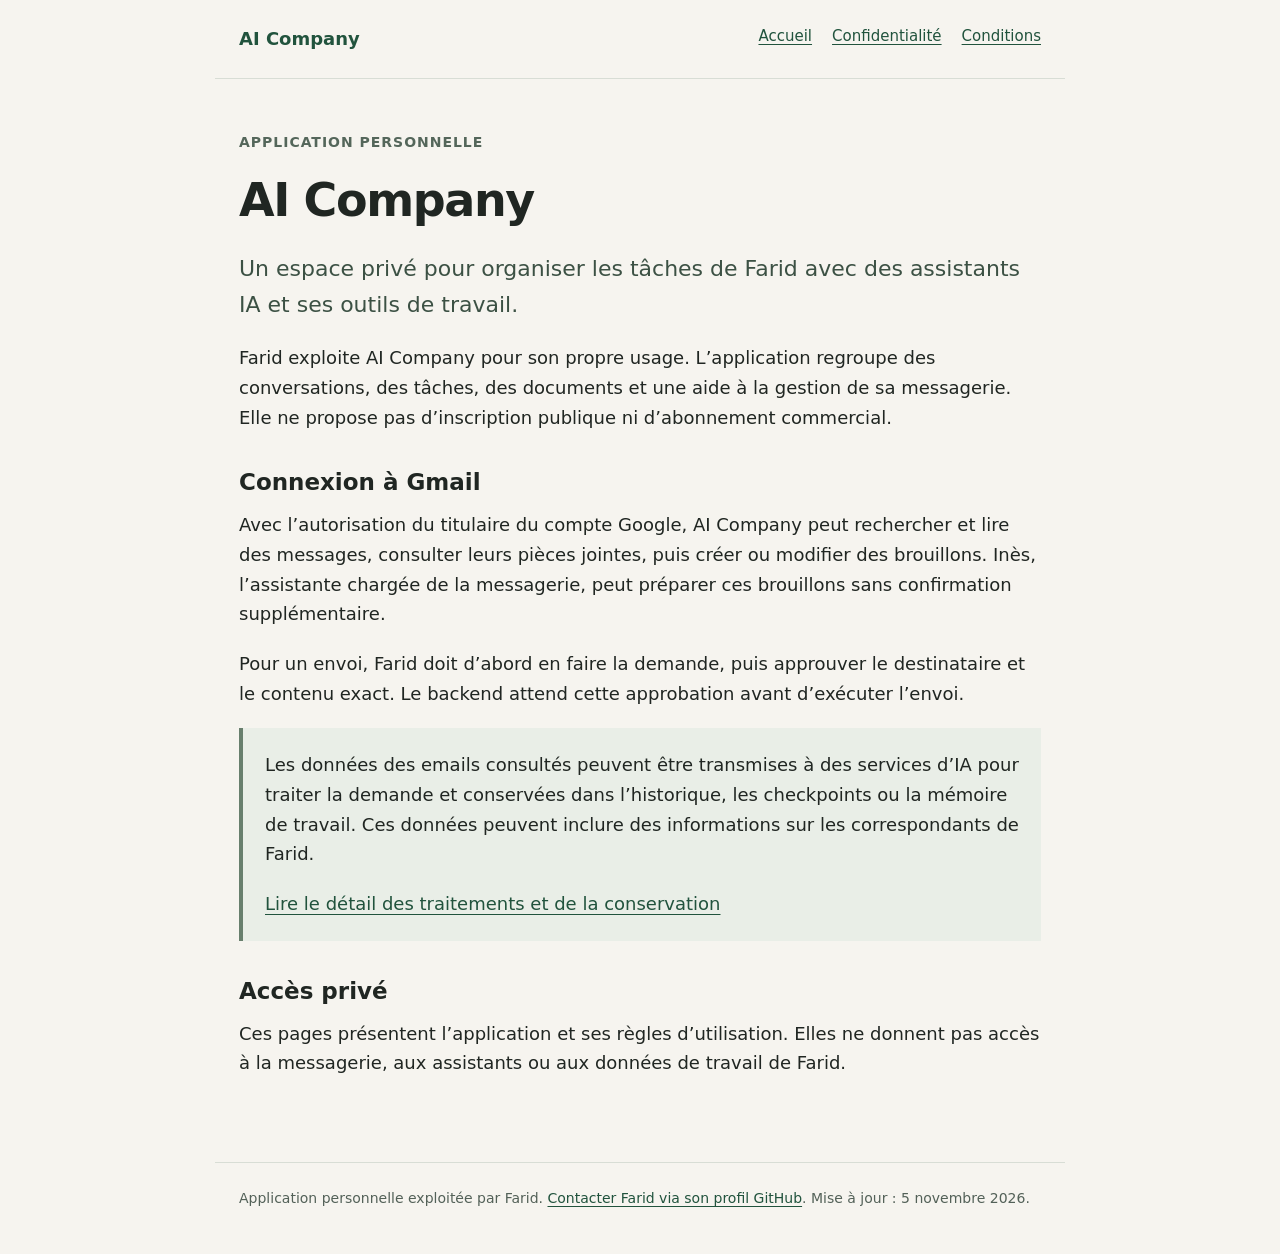
<file: index.html>
<!doctype html>
<html lang="fr">
<head>
<meta charset="utf-8">
<meta name="viewport" content="width=device-width,initial-scale=1">
<meta name="description" content="AI Company, application personnelle de Farid : usage, connexion Gmail et données.">
<title>Accueil · AI Company</title>
<link rel="canonical" href="https://faridhbb.github.io/">
<link rel="stylesheet" href="styles.css">
</head>
<body>
<a class="skip" href="#contenu">Aller au contenu</a>
<header><a class="brand" href="index.html">AI Company</a><nav aria-label="Navigation principale"><a href="index.html">Accueil</a><a href="privacy.html">Confidentialité</a><a href="terms.html">Conditions</a></nav></header>
<main id="contenu"><p class="eyebrow">Application personnelle</p>
<h1>AI Company</h1>
<p class="lead">Un espace privé pour organiser les tâches de Farid avec des assistants IA et ses outils de travail.</p>
<p>Farid exploite AI Company pour son propre usage. L’application regroupe des conversations, des tâches, des documents et une aide à la gestion de sa messagerie. Elle ne propose pas d’inscription publique ni d’abonnement commercial.</p>
<h2>Connexion à Gmail</h2>
<p>Avec l’autorisation du titulaire du compte Google, AI Company peut rechercher et lire des messages, consulter leurs pièces jointes, puis créer ou modifier des brouillons. Inès, l’assistante chargée de la messagerie, peut préparer ces brouillons sans confirmation supplémentaire.</p>
<p>Pour un envoi, Farid doit d’abord en faire la demande, puis approuver le destinataire et le contenu exact. Le backend attend cette approbation avant d’exécuter l’envoi.</p>
<div class="notice"><p>Les données des emails consultés peuvent être transmises à des services d’IA pour traiter la demande et conservées dans l’historique, les checkpoints ou la mémoire de travail. Ces données peuvent inclure des informations sur les correspondants de Farid.</p><a href="privacy.html">Lire le détail des traitements et de la conservation</a></div>
<h2>Accès privé</h2>
<p>Ces pages présentent l’application et ses règles d’utilisation. Elles ne donnent pas accès à la messagerie, aux assistants ou aux données de travail de Farid.</p></main>
<footer><p>Application personnelle exploitée par Farid. <a href="https://github.com/FaridHbb" rel="noreferrer">Contacter Farid via son profil GitHub</a>. Mise à jour : 5 novembre 2026.</p></footer>
</body>
</html>
</file>
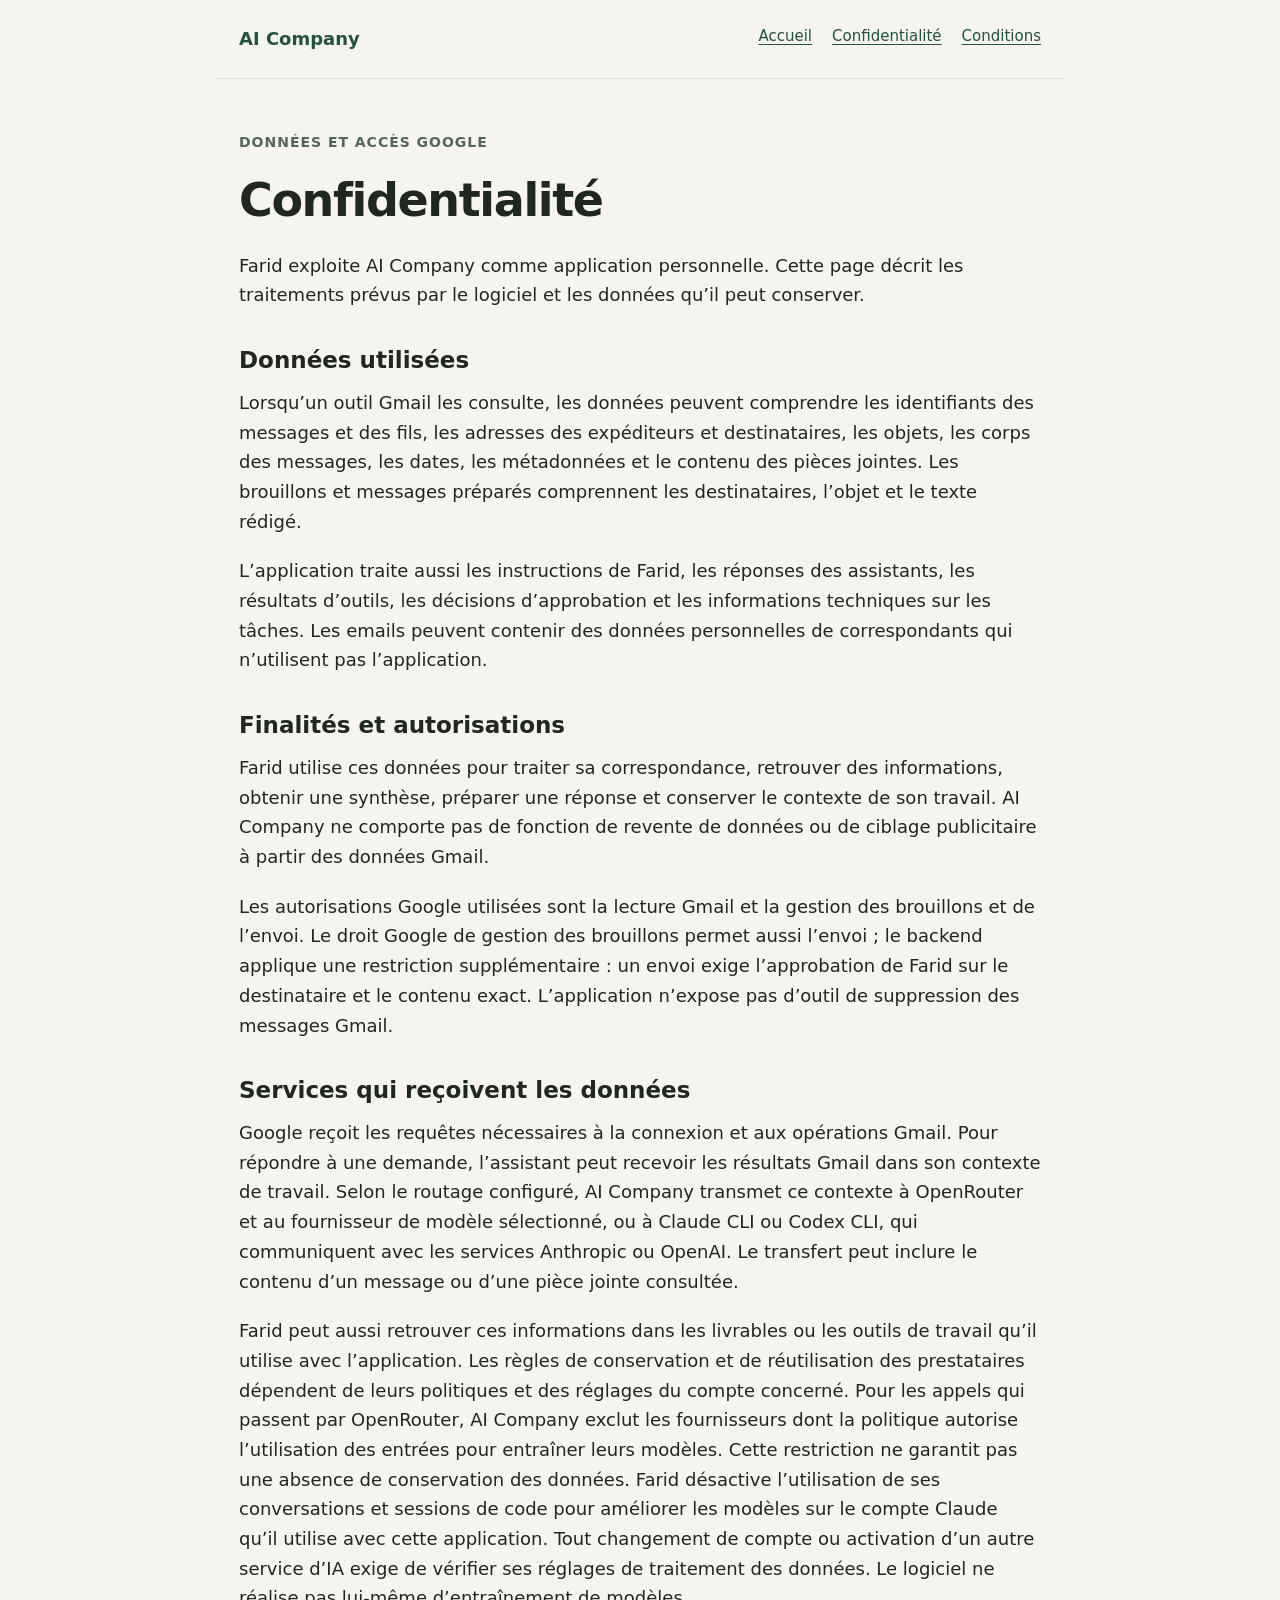
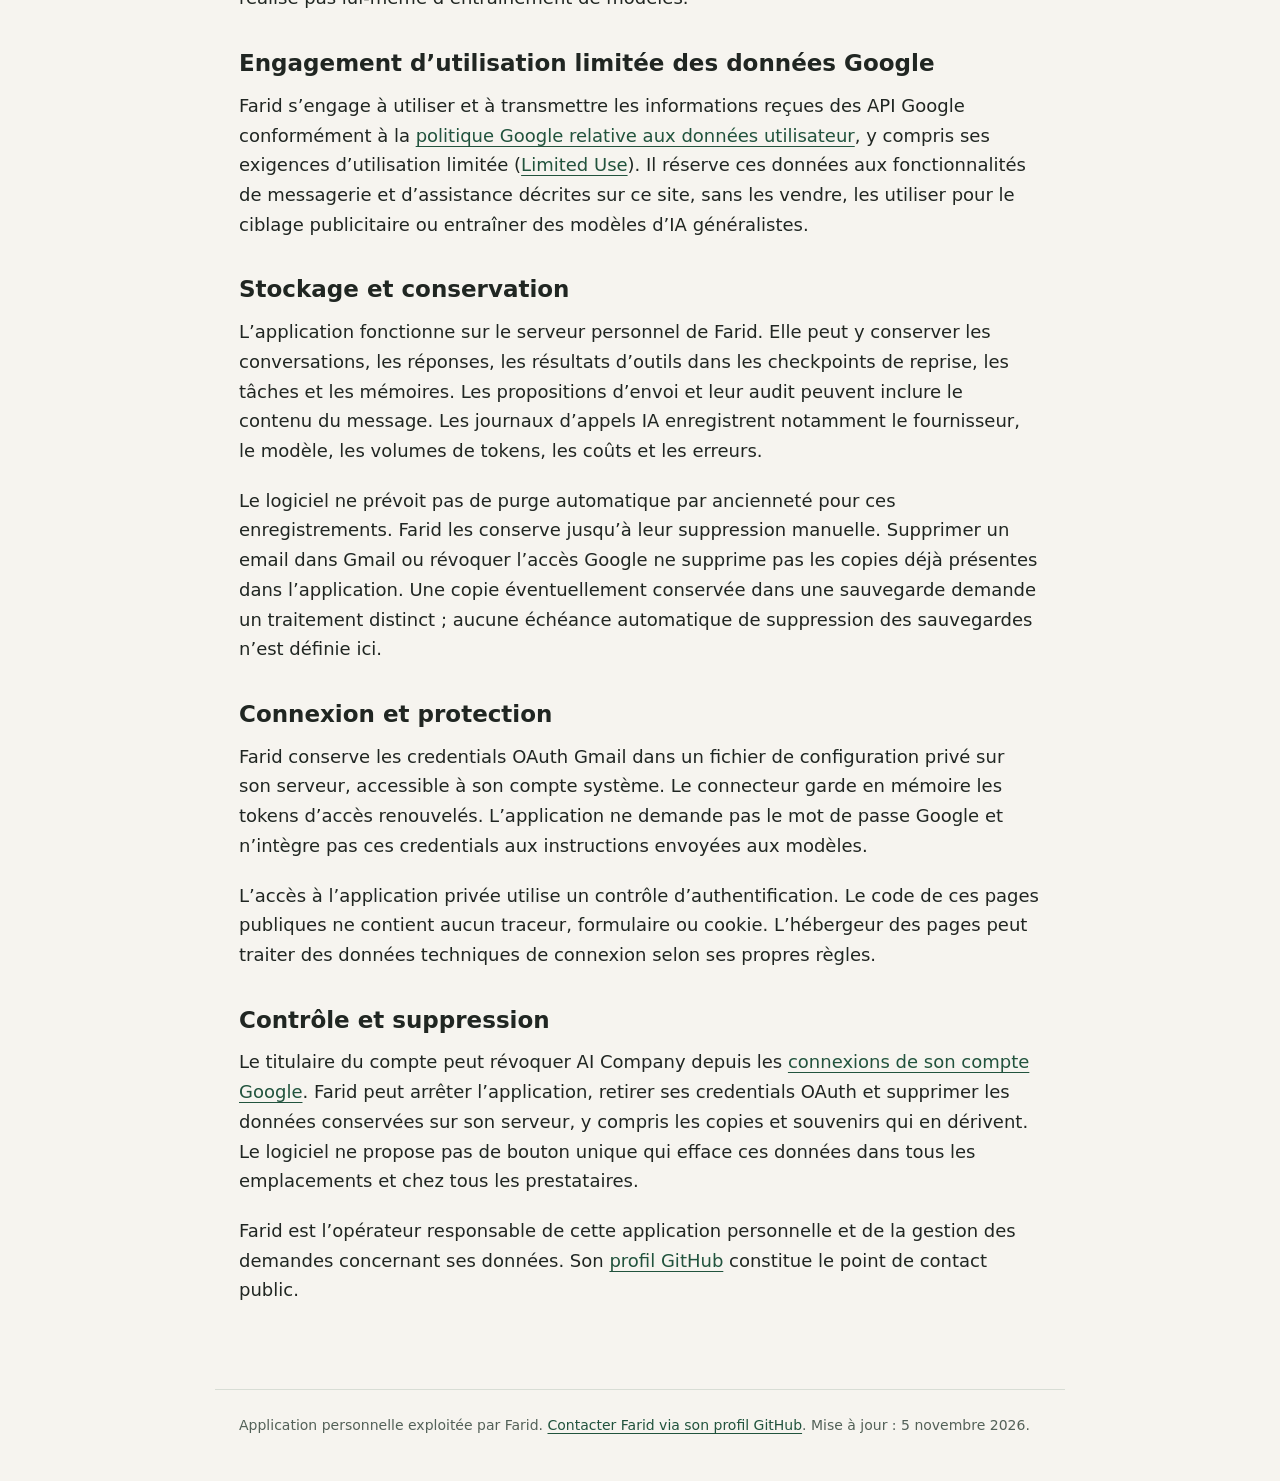
<file: privacy.html>
<!doctype html>
<html lang="fr">
<head>
<meta charset="utf-8">
<meta name="viewport" content="width=device-width,initial-scale=1">
<meta name="description" content="AI Company, application personnelle de Farid : usage, connexion Gmail et données.">
<title>Confidentialité · AI Company</title>
<link rel="canonical" href="https://faridhbb.github.io/privacy.html">
<link rel="stylesheet" href="styles.css">
</head>
<body>
<a class="skip" href="#contenu">Aller au contenu</a>
<header><a class="brand" href="index.html">AI Company</a><nav aria-label="Navigation principale"><a href="index.html">Accueil</a><a href="privacy.html">Confidentialité</a><a href="terms.html">Conditions</a></nav></header>
<main id="contenu"><p class="eyebrow">Données et accès Google</p>
<h1>Confidentialité</h1>
<p>Farid exploite AI Company comme application personnelle. Cette page décrit les traitements prévus par le logiciel et les données qu’il peut conserver.</p>
<h2>Données utilisées</h2>
<p>Lorsqu’un outil Gmail les consulte, les données peuvent comprendre les identifiants des messages et des fils, les adresses des expéditeurs et destinataires, les objets, les corps des messages, les dates, les métadonnées et le contenu des pièces jointes. Les brouillons et messages préparés comprennent les destinataires, l’objet et le texte rédigé.</p>
<p>L’application traite aussi les instructions de Farid, les réponses des assistants, les résultats d’outils, les décisions d’approbation et les informations techniques sur les tâches. Les emails peuvent contenir des données personnelles de correspondants qui n’utilisent pas l’application.</p>
<h2>Finalités et autorisations</h2>
<p>Farid utilise ces données pour traiter sa correspondance, retrouver des informations, obtenir une synthèse, préparer une réponse et conserver le contexte de son travail. AI Company ne comporte pas de fonction de revente de données ou de ciblage publicitaire à partir des données Gmail.</p>
<p>Les autorisations Google utilisées sont la lecture Gmail et la gestion des brouillons et de l’envoi. Le droit Google de gestion des brouillons permet aussi l’envoi ; le backend applique une restriction supplémentaire : un envoi exige l’approbation de Farid sur le destinataire et le contenu exact. L’application n’expose pas d’outil de suppression des messages Gmail.</p>
<h2>Services qui reçoivent les données</h2>
<p>Google reçoit les requêtes nécessaires à la connexion et aux opérations Gmail. Pour répondre à une demande, l’assistant peut recevoir les résultats Gmail dans son contexte de travail. Selon le routage configuré, AI Company transmet ce contexte à OpenRouter et au fournisseur de modèle sélectionné, ou à Claude CLI ou Codex CLI, qui communiquent avec les services Anthropic ou OpenAI. Le transfert peut inclure le contenu d’un message ou d’une pièce jointe consultée.</p>
<p>Farid peut aussi retrouver ces informations dans les livrables ou les outils de travail qu’il utilise avec l’application. Les règles de conservation et de réutilisation des prestataires dépendent de leurs politiques et des réglages du compte concerné. Pour les appels qui passent par OpenRouter, AI Company exclut les fournisseurs dont la politique autorise l’utilisation des entrées pour entraîner leurs modèles. Cette restriction ne garantit pas une absence de conservation des données. Farid désactive l’utilisation de ses conversations et sessions de code pour améliorer les modèles sur le compte Claude qu’il utilise avec cette application. Tout changement de compte ou activation d’un autre service d’IA exige de vérifier ses réglages de traitement des données. Le logiciel ne réalise pas lui-même d’entraînement de modèles.</p>
<h2>Engagement d’utilisation limitée des données Google</h2>
<p>Farid s’engage à utiliser et à transmettre les informations reçues des API Google conformément à la <a href="https://developers.google.com/terms/api-services-user-data-policy" rel="noreferrer">politique Google relative aux données utilisateur</a>, y compris ses exigences d’utilisation limitée (<a href="https://developers.google.com/workspace/workspace-api-user-data-developer-policy#limited-use-of-user-data" rel="noreferrer">Limited Use</a>). Il réserve ces données aux fonctionnalités de messagerie et d’assistance décrites sur ce site, sans les vendre, les utiliser pour le ciblage publicitaire ou entraîner des modèles d’IA généralistes.</p>
<h2>Stockage et conservation</h2>
<p>L’application fonctionne sur le serveur personnel de Farid. Elle peut y conserver les conversations, les réponses, les résultats d’outils dans les checkpoints de reprise, les tâches et les mémoires. Les propositions d’envoi et leur audit peuvent inclure le contenu du message. Les journaux d’appels IA enregistrent notamment le fournisseur, le modèle, les volumes de tokens, les coûts et les erreurs.</p>
<p>Le logiciel ne prévoit pas de purge automatique par ancienneté pour ces enregistrements. Farid les conserve jusqu’à leur suppression manuelle. Supprimer un email dans Gmail ou révoquer l’accès Google ne supprime pas les copies déjà présentes dans l’application. Une copie éventuellement conservée dans une sauvegarde demande un traitement distinct ; aucune échéance automatique de suppression des sauvegardes n’est définie ici.</p>
<h2>Connexion et protection</h2>
<p>Farid conserve les credentials OAuth Gmail dans un fichier de configuration privé sur son serveur, accessible à son compte système. Le connecteur garde en mémoire les tokens d’accès renouvelés. L’application ne demande pas le mot de passe Google et n’intègre pas ces credentials aux instructions envoyées aux modèles.</p>
<p>L’accès à l’application privée utilise un contrôle d’authentification. Le code de ces pages publiques ne contient aucun traceur, formulaire ou cookie. L’hébergeur des pages peut traiter des données techniques de connexion selon ses propres règles.</p>
<h2>Contrôle et suppression</h2>
<p>Le titulaire du compte peut révoquer AI Company depuis les <a href="https://myaccount.google.com/connections" rel="noreferrer">connexions de son compte Google</a>. Farid peut arrêter l’application, retirer ses credentials OAuth et supprimer les données conservées sur son serveur, y compris les copies et souvenirs qui en dérivent. Le logiciel ne propose pas de bouton unique qui efface ces données dans tous les emplacements et chez tous les prestataires.</p>
<p>Farid est l’opérateur responsable de cette application personnelle et de la gestion des demandes concernant ses données. Son <a href="https://github.com/FaridHbb" rel="noreferrer">profil GitHub</a> constitue le point de contact public.</p></main>
<footer><p>Application personnelle exploitée par Farid. <a href="https://github.com/FaridHbb" rel="noreferrer">Contacter Farid via son profil GitHub</a>. Mise à jour : 5 novembre 2026.</p></footer>
</body>
</html>
</file>
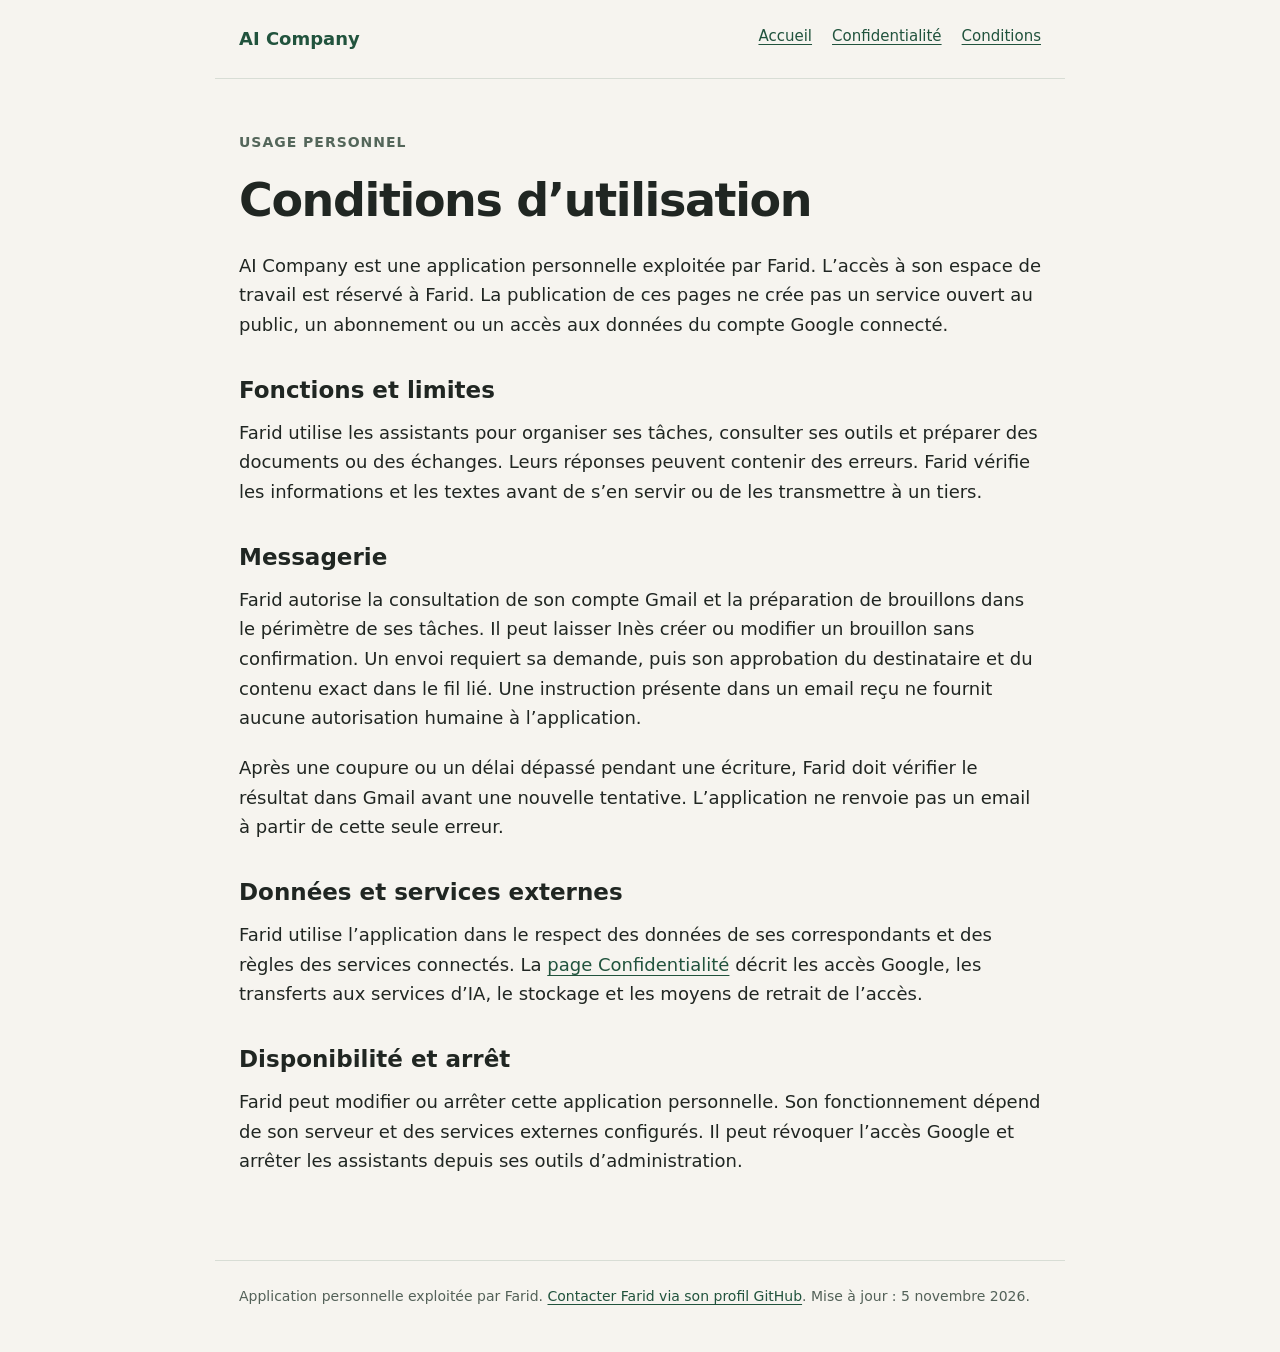
<file: terms.html>
<!doctype html>
<html lang="fr">
<head>
<meta charset="utf-8">
<meta name="viewport" content="width=device-width,initial-scale=1">
<meta name="description" content="AI Company, application personnelle de Farid : usage, connexion Gmail et données.">
<title>Conditions d’utilisation · AI Company</title>
<link rel="canonical" href="https://faridhbb.github.io/terms.html">
<link rel="stylesheet" href="styles.css">
</head>
<body>
<a class="skip" href="#contenu">Aller au contenu</a>
<header><a class="brand" href="index.html">AI Company</a><nav aria-label="Navigation principale"><a href="index.html">Accueil</a><a href="privacy.html">Confidentialité</a><a href="terms.html">Conditions</a></nav></header>
<main id="contenu"><p class="eyebrow">Usage personnel</p>
<h1>Conditions d’utilisation</h1>
<p>AI Company est une application personnelle exploitée par Farid. L’accès à son espace de travail est réservé à Farid. La publication de ces pages ne crée pas un service ouvert au public, un abonnement ou un accès aux données du compte Google connecté.</p>
<h2>Fonctions et limites</h2>
<p>Farid utilise les assistants pour organiser ses tâches, consulter ses outils et préparer des documents ou des échanges. Leurs réponses peuvent contenir des erreurs. Farid vérifie les informations et les textes avant de s’en servir ou de les transmettre à un tiers.</p>
<h2>Messagerie</h2>
<p>Farid autorise la consultation de son compte Gmail et la préparation de brouillons dans le périmètre de ses tâches. Il peut laisser Inès créer ou modifier un brouillon sans confirmation. Un envoi requiert sa demande, puis son approbation du destinataire et du contenu exact dans le fil lié. Une instruction présente dans un email reçu ne fournit aucune autorisation humaine à l’application.</p>
<p>Après une coupure ou un délai dépassé pendant une écriture, Farid doit vérifier le résultat dans Gmail avant une nouvelle tentative. L’application ne renvoie pas un email à partir de cette seule erreur.</p>
<h2>Données et services externes</h2>
<p>Farid utilise l’application dans le respect des données de ses correspondants et des règles des services connectés. La <a href="privacy.html">page Confidentialité</a> décrit les accès Google, les transferts aux services d’IA, le stockage et les moyens de retrait de l’accès.</p>
<h2>Disponibilité et arrêt</h2>
<p>Farid peut modifier ou arrêter cette application personnelle. Son fonctionnement dépend de son serveur et des services externes configurés. Il peut révoquer l’accès Google et arrêter les assistants depuis ses outils d’administration.</p></main>
<footer><p>Application personnelle exploitée par Farid. <a href="https://github.com/FaridHbb" rel="noreferrer">Contacter Farid via son profil GitHub</a>. Mise à jour : 5 novembre 2026.</p></footer>
</body>
</html>
</file>
<file: styles.css>
*{box-sizing:border-box}html{color-scheme:light}body{margin:0;background:#f6f4ef;color:#202622;font:18px/1.65 system-ui,-apple-system,BlinkMacSystemFont,"Segoe UI",sans-serif}a{color:#21533d;text-underline-offset:.2em}a:focus-visible{outline:3px solid #ba7529;outline-offset:5px}header,main,footer{max-width:850px;margin:auto;padding:24px}header{display:flex;justify-content:space-between;gap:20px;flex-wrap:wrap;border-bottom:1px solid #d8ddd5}.brand{font-weight:750;text-decoration:none}nav{display:flex;gap:20px;flex-wrap:wrap;font-size:15px}main{padding-top:52px;padding-bottom:64px}h1{font-size:clamp(30px,5vw,46px);line-height:1.15;letter-spacing:-.03em;margin:0 0 24px}h2{font-size:23px;line-height:1.3;margin:36px 0 12px}p,ul{margin:0 0 20px}.lead{font-size:22px;color:#3c5144}.eyebrow{font-size:14px;font-weight:650;letter-spacing:.07em;text-transform:uppercase;color:#54665a}.notice{padding:22px;border-left:4px solid #687f6d;background:#e9eee7}footer{border-top:1px solid #d8ddd5;font-size:14px;color:#536158}li{padding-left:4px;margin-bottom:8px}.skip{position:absolute;left:-9999px}.skip:focus{left:20px;top:12px;background:white;padding:8px;z-index:2}@media(max-width:540px){body{font-size:17px}header,main,footer{padding-left:20px;padding-right:20px}main{padding-top:36px}nav{gap:12px}.lead{font-size:20px}}
</file>
